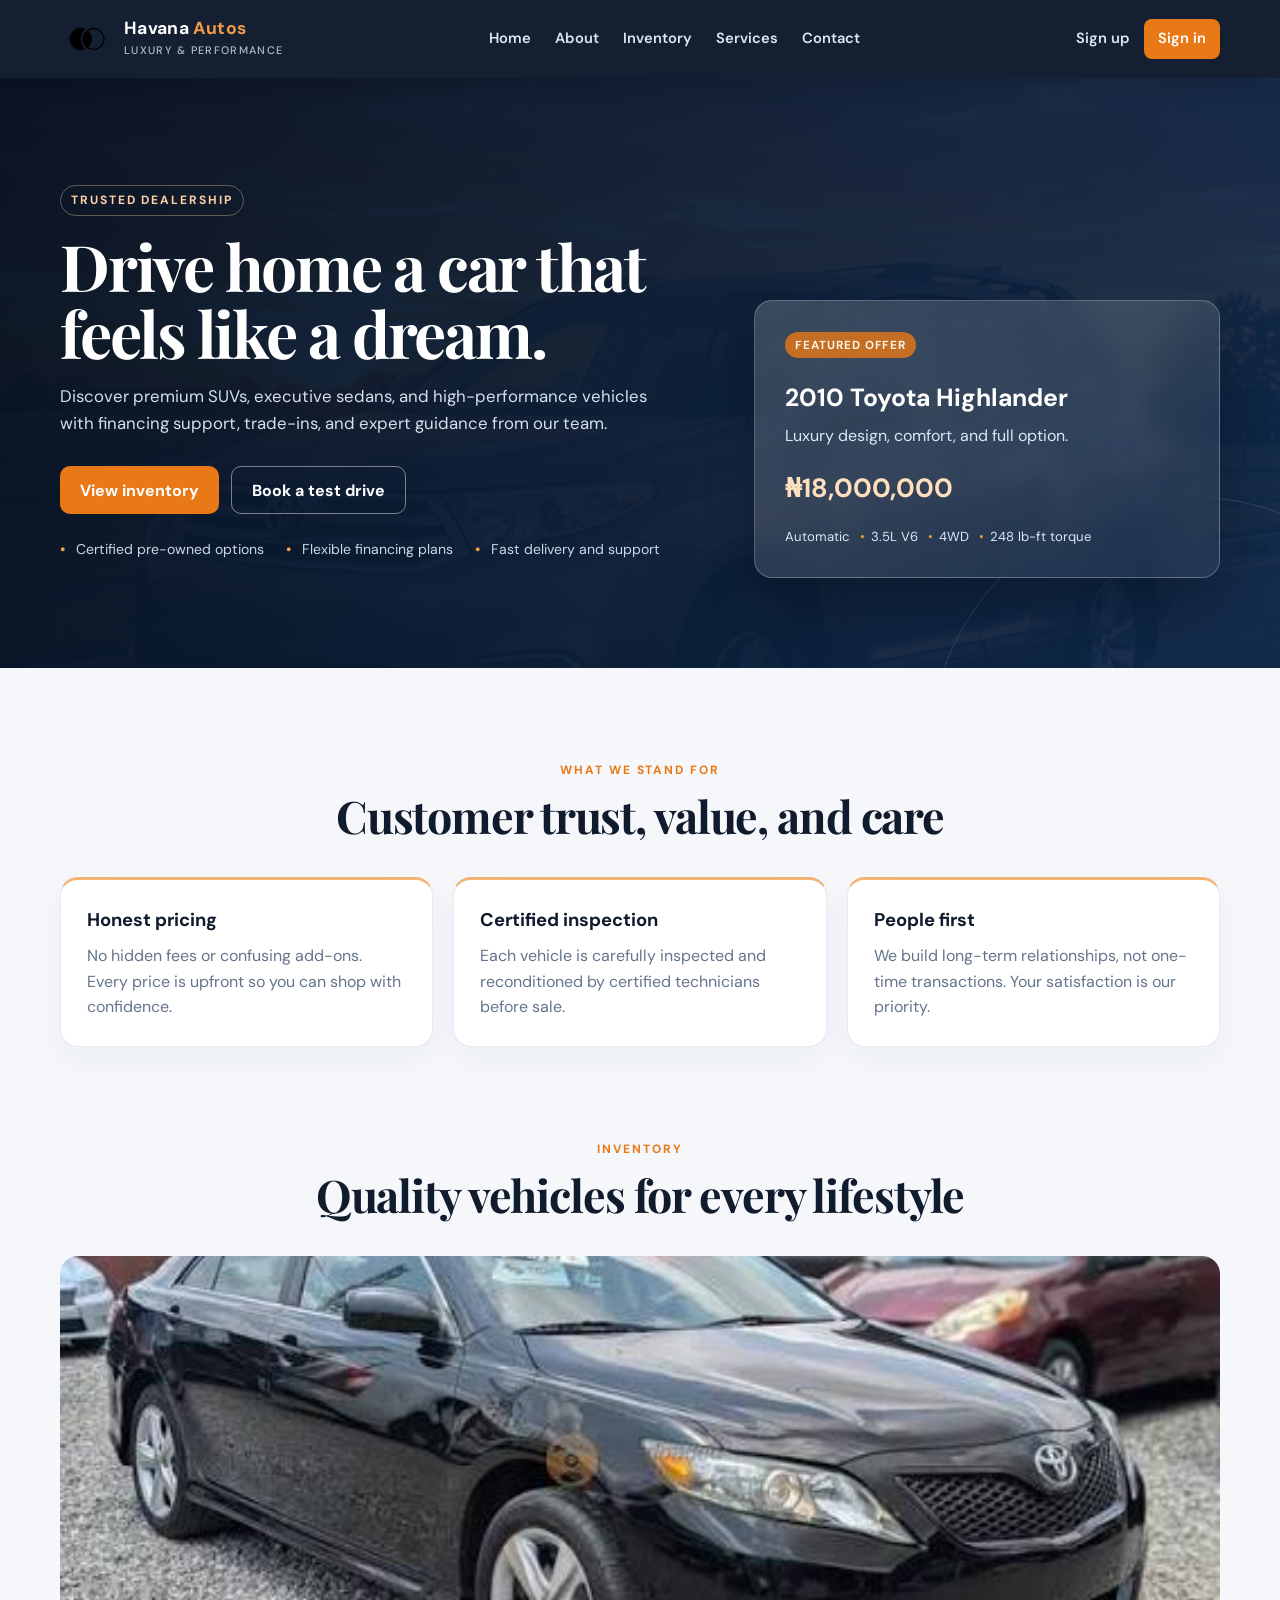
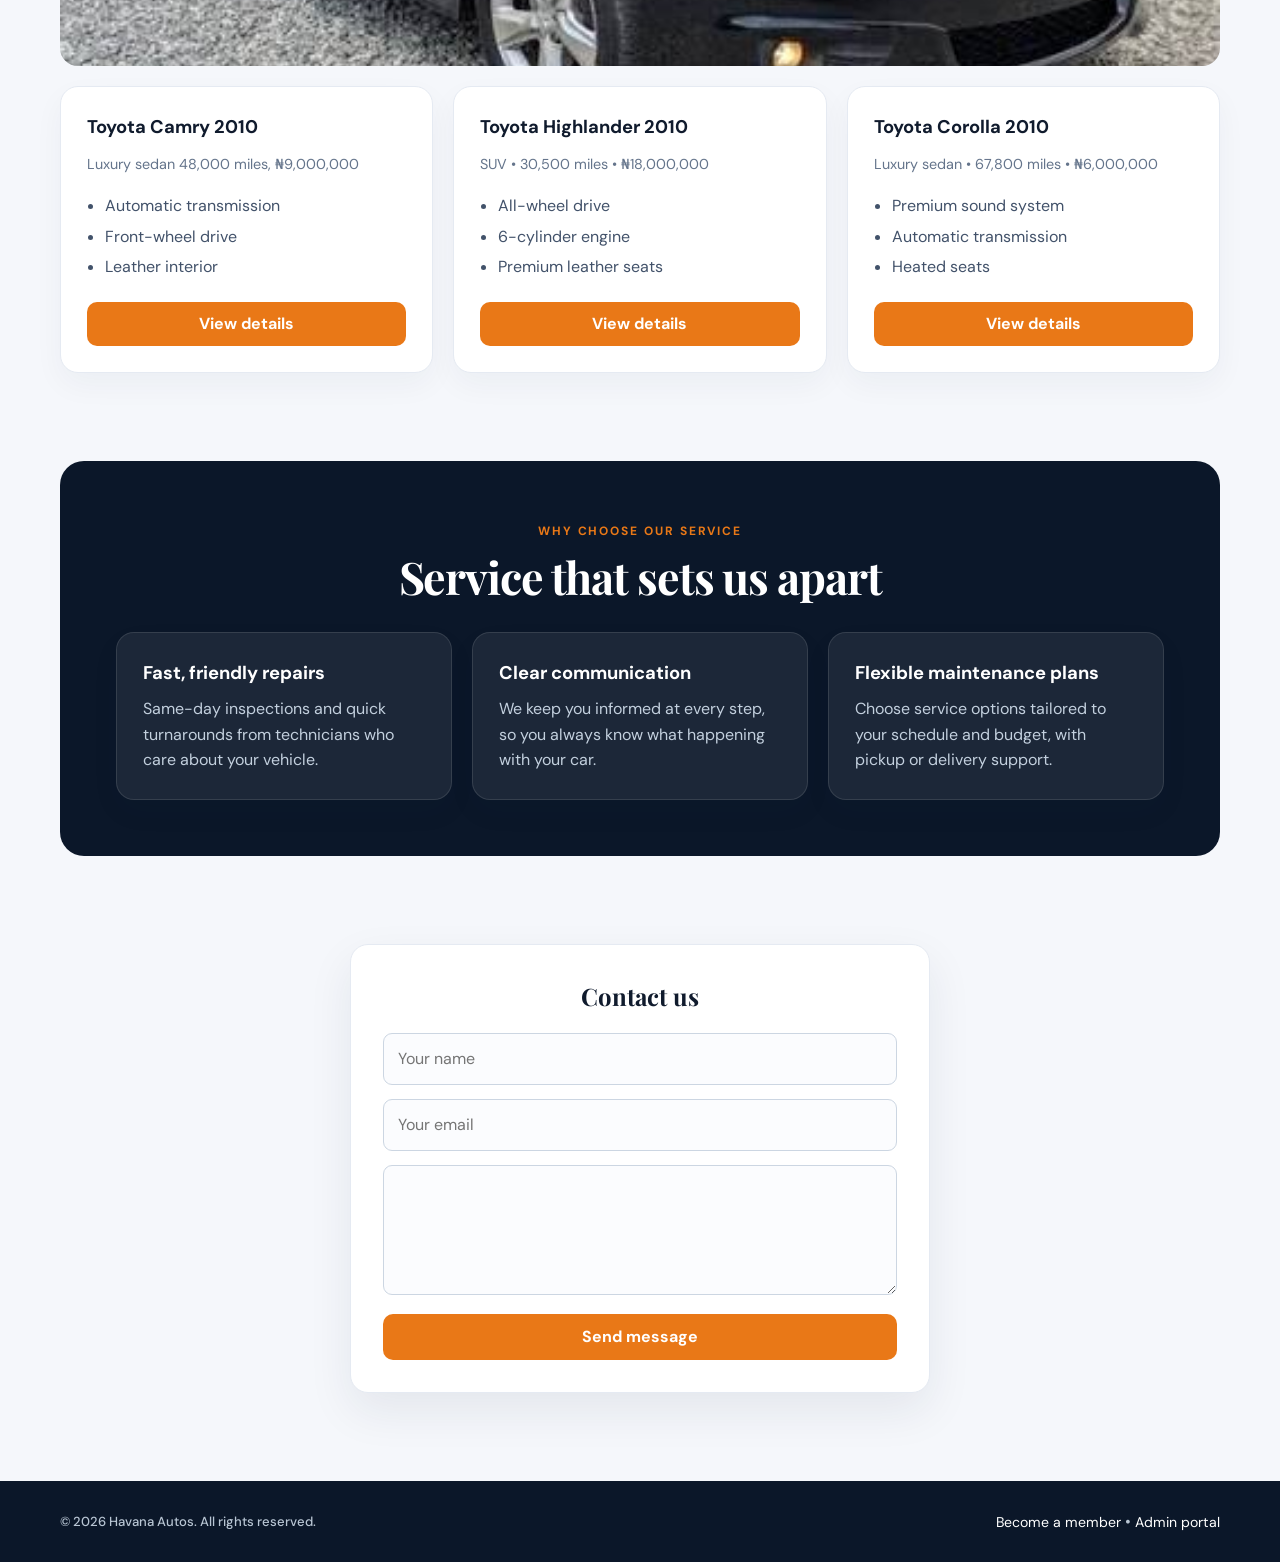
<file: index.html>
﻿<!DOCTYPE html>
<html lang="en">
  <head>
    <meta charset="UTF-8">
    <meta name="viewport" content="width=device-width, initial-scale=1.0">
    <title>
      Havana Autos | Luxury &amp; Performance
    </title>
    <link rel="stylesheet" href="style.css">
    <script src="script.js" defer>
    </script>
  </head>
  <body>
    <header class="header">
      <div class="header-container">
        <a class="header-logo" href="#Home" aria-label="Havana Autos home">
          <img src="image/project_logo-removebg-preview.png" alt="Havana Autos logo">
          <div class="header-text">
            <h2>
              Havana
              <span>
                Autos
              </span>
            </h2>
            <h4>
              Luxury &amp; Performance
            </h4>
          </div>
        </a>
        <nav class="header-links">
          <a href="#Home">
            Home
          </a>
          <a href="#About">
            About
          </a>
          <a href="#Inventory">
            Inventory
          </a>
          <a href="#Services">
            Services
          </a>
          <a href="#Contact">
            Contact
          </a>
        </nav>
        <div class="login">
          <a href="signup.html">
            Sign up
          </a>
          <a href="signin.html">
            Sign in
          </a>
        </div>
        <button class="hamburger" type="button" aria-label="Toggle navigation">
          <svg viewBox="0 0 32 32" aria-hidden="true">
            <path fill="none" stroke="currentColor" stroke-linecap="round" stroke-width="2" d="M5 8h22M5 16h22M5 24h22"/>
          </svg>
        </button>
      </div>
    </header>
    <main>
      <section class="hero" id="Home">
        <div class="hero-container">
          <span class="eyebrow">
            Trusted dealership
          </span>
          <div class="hero-content">
            <h1>
              Drive home a car that feels like a dream.
            </h1>
            <p>
              Discover premium SUVs, executive sedans, and high-performance vehicles with financing support, trade-ins, and expert guidance from our team.
            </p>
          </div>
          <div class="hero-actions">
            <a class="button primary" href="#Inventory">
              View inventory
            </a>
            <a class="button secondary" href="#Contact">Book a test drive
            </a>
          </div>
          <ul class="hero-highlights">
            <li>
              Certified pre-owned options
            </li>
            <li>
              Flexible financing plans
            </li>
            <li>
              Fast delivery and support
            </li>
          </ul>
        </div>
        <aside class="hero-card">
          <div class="hero-card-badge">
            Featured offer
          </div>
          <h3>
            2010 Toyota Highlander
          </h3>
          <p>
            Luxury design, comfort, and full option.
          </p>
          <div class="hero-card-price">
            ₦18,000,000
          </div>
          <div class="hero-card-footer">
            <span>
              Automatic
            </span>
            <span>
              3.5L V6
            </span>
            <span>
              4WD
            </span>
            <span>
              248 lb-ft torque
            </span>
          </div>
        </aside>
      </section>
      <section class="about" id="About">
        <div class="section-header">
          <span class="eye">
            What we stand for
          </span>
          <h2>
            Customer trust, value, and care
          </h2>
        </div>
        <div class="feature-list">
          <article class="feature-item">
            <h3>
              Honest pricing
            </h3>
            <p>
              No hidden fees or confusing add-ons. Every price is upfront so you can shop with confidence.
            </p>
          </article>
          <article class="feature-item">
            <h3>
              Certified inspection
            </h3>
            <p>
              Each vehicle is carefully inspected and reconditioned by certified technicians before sale.
            </p>
          </article>
          <article class="feature-item">
            <h3>
              People first
            </h3>
            <p>
              We build long-term relationships, not one-time transactions. Your satisfaction is our priority.
            </p>
          </article>
        </div>
      </section>
      <section class="inventory-section" id="Inventory">
        <div class="section-header">
          <span class="eye">
            Inventory
          </span>
          <h2>
            Quality vehicles for every lifestyle
          </h2>
        </div>
        <div class="inventory-showcase">
          <img src="image/camry.jpg" class="kan" alt="Toyota Camry available at Havana Autos">
        </div>
        <div class="inventory-grid">
          <article class="card">
            <h3>
              Toyota Camry 2010
            </h3>
            <p class="meta">
              Luxury sedan 48,000 miles, ₦9,000,000
            </p>
            <ul>
              <li>
                Automatic transmission
              </li>
              <li>
                Front-wheel drive
              </li>
              <li>
                Leather interior
              </li>
            </ul>
            <button type="button">
              View details
            </button>
          </article>
          <article class="card">
            <h3>
              Toyota Highlander 2010
            </h3>
            <p class="meta">
              SUV • 30,500 miles • ₦18,000,000
            </p>
            <ul>
              <li>
                All-wheel drive
              </li>
              <li>
                6-cylinder engine
              </li>
              <li>
                Premium leather seats
              </li>
            </ul>
            <button type="button">
              View details
            </button>
          </article>
          <article class="card">
            <h3>
              Toyota Corolla 2010
            </h3>
            <p class="meta">
              Luxury sedan • 67,800 miles • ₦6,000,000
            </p>
            <ul>
              <li>
                Premium sound system
              </li>
              <li>
                Automatic transmission
              </li>
              <li>
                Heated seats
              </li>
            </ul>
            <button type="button">
              View details
            </button>
          </article>
        </div>
      </section>
      <section class="service-section" id="Services">
        <div class="sectionT">
          <span class="brow">
            Why choose our service
          </span>
          <h2>
            Service that sets us apart
          </h2>
        </div>
        <div class="service-grid">
          <article class="service-card">
            <h3>
              Fast, friendly repairs
            </h3>
            <p>
              Same-day inspections and quick turnarounds from technicians who care about your vehicle.
            </p>
          </article>
          <article class="service-card">
            <h3>
              Clear communication
            </h3>
            <p>
              We keep you informed at every step, so you always know what happening with your car.
            </p>
          </article>
          <article class="service-card">
            <h3>
              Flexible maintenance plans
            </h3>
            <p>
              Choose service options tailored to your schedule and budget, with pickup or delivery support.
            </p>
          </article>
        </div>
      </section>
      <section class="contact" id="Contact">
        <div class="contact-container">
          <h2>
            Contact us
          </h2>
          <form>
            <input type="text" name="name" placeholder="Your name" required>
            <input type="email" name="email" placeholder="Your email" required>
            <textarea name="message" placeholder="How can we help?" required>
            </textarea>
            <button type="submit">
              Send message
            </button>
          </form>
        </div>
      </section>
    </main>
    <footer class="site-footer">
      <div class="footer-inner">
        <div class="text">
          <h2>
            © 2026 Havana Autos. All rights reserved.
          </h2>
        </div>
        <div class="text">
          <a href="signup.html">
            Become a member
          </a>
          <span>
            •
          </span>
          <a href="Admin.html">
            Admin portal
          </a>
        </div>
      </div>
    </footer>
  </body>
</html>
</file>
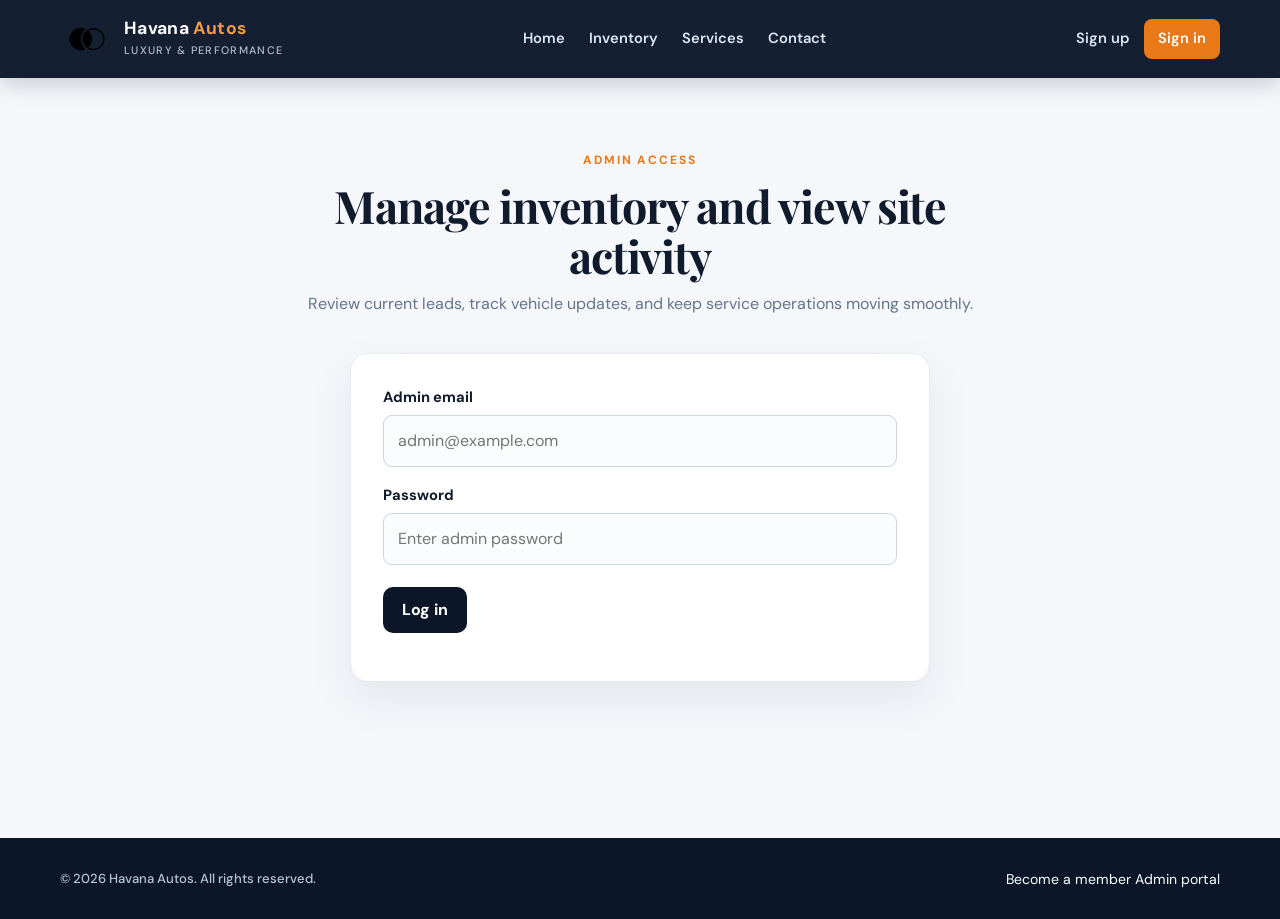
<file: Admin.html>
﻿<!DOCTYPE html>
<html lang="en">
  <head>
    <meta charset="UTF-8">
    <meta name="viewport" content="width=device-width, initial-scale=1.0">
    <title>
      Admin Portal | Havana Autos
    </title>
    <link rel="stylesheet" href="style.css">
    <script src="script.js" defer>
    </script>
  </head>
  <body>
    <header class="header">
      <div class="header-container">
        <a class="header-logo" href="index.html" aria-label="Havana Autos home">
          <img src="image/project_logo-removebg-preview.png" alt="Havana Autos logo">
          <div class="header-text">
            <h2>
              Havana
              <span>
                Autos
              </span>
            </h2>
            <h4>
              Luxury &amp; Performance
            </h4>
          </div>
        </a>
        <nav class="header-links">
          <a href="index.html#Home">
            Home
          </a>
          <a href="index.html#Inventory">
            Inventory
          </a>
          <a href="index.html#Services">
            Services
          </a>
          <a href="index.html#Contact">
            Contact
          </a>
        </nav>
        <div class="login">
          <a href="signup.html">
            Sign up
          </a>
          <a href="signin.html">
            Sign in
          </a>
        </div>
        <button class="hamburger" type="button" aria-label="Toggle navigation">
          <svg viewBox="0 0 32 32">
            <path fill="none" stroke="currentColor" stroke-linecap="round" stroke-width="2" d="M5 8h22M5 16h22M5 24h22"/>
          </svg>
        </button>
      </div>
    </header>
    <main class="admin-page">
      <section class="section">
        <div class="section-header">
          <span class="eyebrow">
            Admin access
          </span>
          <h2>
            Manage inventory and view site activity
          </h2>
          <p>
            Review current leads, track vehicle updates, and keep service operations moving smoothly.
          </p>
        </div>
        <form id="adminLoginForm" class="form-card">
          <label for="adminEmail">
            Admin email
          </label>
          <input id="adminEmail" name="adminEmail" type="email" placeholder="admin@example.com" required>
          <label for="adminPassword">
            Password
          </label>
          <input id="adminPassword" name="adminPassword" type="password" placeholder="Enter admin password" required>
          <button class="btn btn-primary" type="submit">
            Log in
          </button>
          <div id="adminMessage" class="form-message" aria-live="polite">
          </div>
        </form>
        <div id="adminDashboard" class="admin-dashboard hidden">
          <div class="dashboard-header">
            <h3>
              Dashboard summary
            </h3>
            <button class="btn btn-secondary" type="button">
              Log out
            </button>
          </div>
          <div class="stats-grid">
            <article class="dashboard-card">
              <h4>
                Active leads
              </h4>
              <p>
                3
              </p>
            </article>
            <article class="dashboard-card">
              <h4>
                Vehicles in stock
              </h4>
              <p>
                3
              </p>
            </article>
          </div>
          <div class="inventory-table-wrap">
            <h4>
              Current vehicle inventory
            </h4>
            <table class="inventory-table">
              <thead>
                <tr>
                  <th>
                    Vehicle
                  </th>
                  <th>
                    Status
                  </th>
                  <th>
                    Price
                  </th>
                </tr>
              </thead>
              <tbody>
                <tr>
                  <td>
                    Toyota Highlander
                  </td>
                  <td>
                    Available
                  </td>
                  <td>
                     ₦18,000,000
                  </td>
                </tr>
                <tr>
                  <td>
                    Toyota Camry
                  </td>
                  <td>
                    Available
                  </td>
                  <td>
                     ₦9,000,000
                  </td>
                </tr>
                <tr>
                  <td>
                    Toyota Corolla
                  </td>
                  <td>
                    Available
                  </td>
                  <td>
                     ₦6,000,000
                  </td>
                </tr>
              </tbody>
            </table>
          </div>
        </div>
      </section>
    </main>
    <footer class="site-footer">
      <div class="footer-inner">
        <div class="text">
          <h2>
            © 2026 Havana Autos. All rights reserved.
          </h2>
        </div>
        <div class="text">
          <a href="signup.html">
            Become a member
          </a>

          <a href="Admin.html">
            Admin portal
          </a>
        </div>
      </div>
    </footer>
  </body>
</html>
</file>
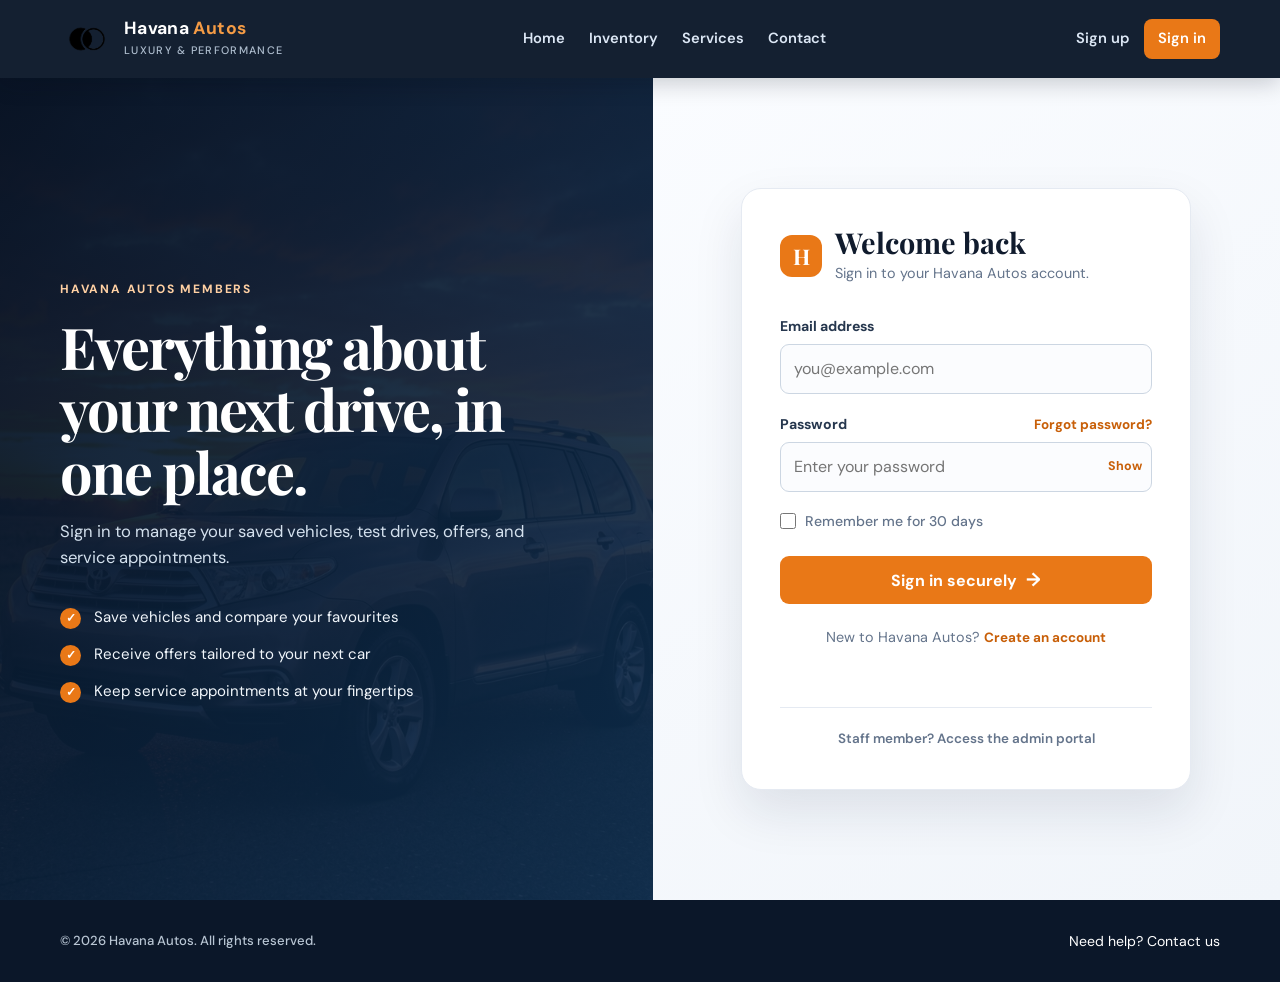
<file: signin.html>
<!DOCTYPE html>
<html lang="en">
  <head>
    <meta charset="UTF-8">
    <meta name="viewport" content="width=device-width, initial-scale=1.0">
    <title>Sign In | Havana Autos</title>
    <link rel="stylesheet" href="style.css">
    <script src="script.js" defer></script>
  </head>
  <body>
    <header class="header">
      <div class="header-container">
        <a class="header-logo" href="index.html" aria-label="Havana Autos home">
          <img src="image/project_logo-removebg-preview.png" alt="Havana Autos logo">
          <div class="header-text">
            <h2>Havana <span>Autos</span></h2>
            <h4>Luxury &amp; Performance</h4>
          </div>
        </a>
        <nav class="header-links" aria-label="Main navigation">
          <a href="index.html#Home">Home</a>
          <a href="index.html#Inventory">Inventory</a>
          <a href="index.html#Services">Services</a>
          <a href="index.html#Contact">Contact</a>
        </nav>
        <div class="login">
          <a href="signup.html">Sign up</a>
          <a href="signin.html" aria-current="page">Sign in</a>
        </div>
        <button class="hamburger" type="button" aria-label="Toggle navigation">
          <svg viewBox="0 0 32 32" aria-hidden="true"><path fill="none" stroke="currentColor" stroke-linecap="round" stroke-width="2" d="M5 8h22M5 16h22M5 24h22"/></svg>
        </button>
      </div>
    </header>

    <main class="signin-page">
      <section class="signin-intro" aria-label="Havana Autos member benefits">
        <div class="signin-intro-content">
          <span class="signin-kicker">Havana Autos members</span>
          <h1>Everything about your next drive, in one place.</h1>
          <p>Sign in to manage your saved vehicles, test drives, offers, and service appointments.</p>
          <ul class="signin-benefits">
            <li><span aria-hidden="true">&check;</span> Save vehicles and compare your favourites</li>
            <li><span aria-hidden="true">&check;</span> Receive offers tailored to your next car</li>
            <li><span aria-hidden="true">&check;</span> Keep service appointments at your fingertips</li>
          </ul>
        </div>
      </section>

      <section class="signin-panel" aria-labelledby="signin-title">
        <form id="signinForm" class="signin-card">
          <div class="signin-heading">
            <span class="signin-mark" aria-hidden="true">H</span>
            <div>
              <h2 id="signin-title">Welcome back</h2>
              <p>Sign in to your Havana Autos account.</p>
            </div>
          </div>

          <label for="signinEmail">Email address</label>
          <input id="signinEmail" name="email" type="email" autocomplete="email" placeholder="you@example.com" required>

          <div class="signin-label-row">
            <label for="signinPassword">Password</label>
            <a href="#signinMessage">Forgot password?</a>
          </div>
          <div class="password-field">
            <input id="signinPassword" name="password" type="password" autocomplete="current-password" placeholder="Enter your password" required minlength="8">
            <button class="password-toggle" type="button" aria-label="Show password" aria-pressed="false">Show</button>
          </div>

          <label class="remember-me" for="rememberMe">
            <input id="rememberMe" name="remember" type="checkbox">
            <span>Remember me for 30 days</span>
          </label>

          <button class="signin-submit" type="submit">Sign in securely <span aria-hidden="true">&rarr;</span></button>
          <p class="signin-create">New to Havana Autos? <a href="signup.html">Create an account</a></p>
          <p id="signinMessage" class="signin-message" aria-live="polite"></p>
          <p class="signin-admin"><a href="Admin.html">Staff member? Access the admin portal</a></p>
        </form>
      </section>
    </main>

    <footer class="site-footer signin-footer">
      <div class="footer-inner">
        <div class="text"><h2>&copy; 2026 Havana Autos. All rights reserved.</h2></div>
        <div class="text"><a href="index.html#Contact">Need help? Contact us</a></div>
      </div>
    </footer>
  </body>
</html>
</file>
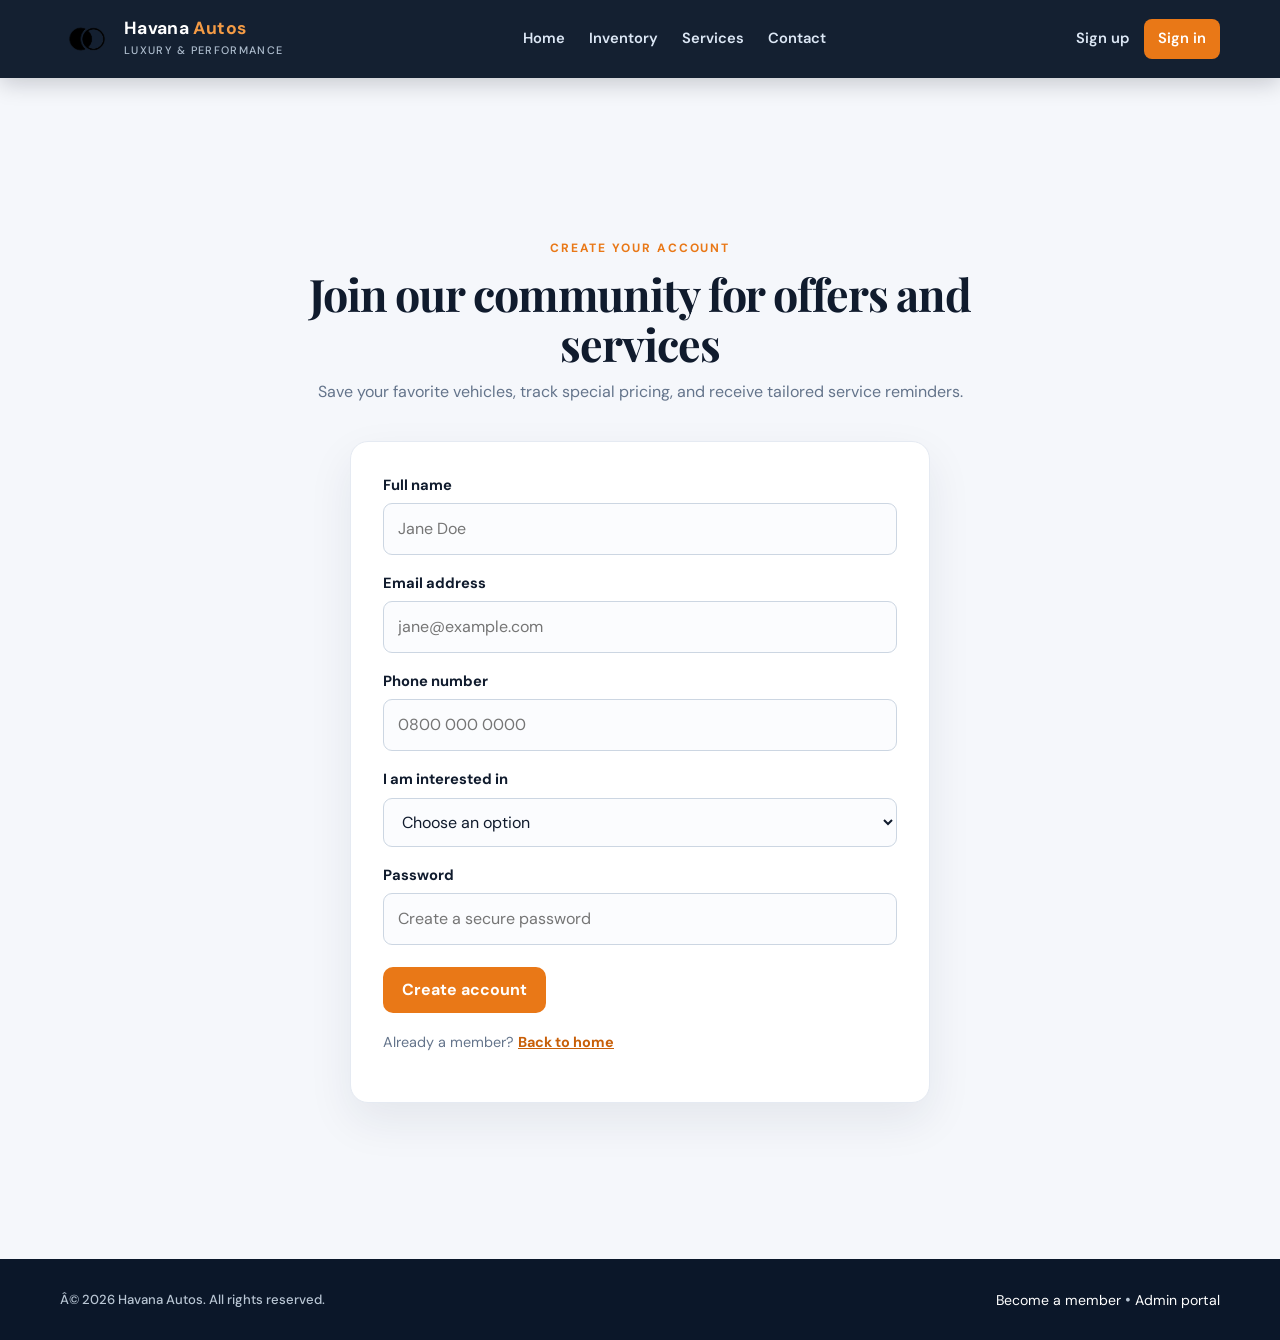
<file: signup.html>
﻿<!DOCTYPE html>
<html lang="en">
  <head>
    <meta charset="UTF-8">
    <meta name="viewport" content="width=device-width, initial-scale=1.0">
    <title>
      Sign Up | Havana Autos
    </title>
    <link rel="stylesheet" href="style.css">
    <script src="script.js" defer>
    </script>
  </head>
  <body>
    <header class="header">
      <div class="header-container">
        <a class="header-logo" href="index.html" aria-label="Havana Autos home">
          <img src="image/project_logo-removebg-preview.png" alt="Havana Autos logo">
          <div class="header-text">
            <h2>
              Havana
              <span>
                Autos
              </span>
            </h2>
            <h4>
              Luxury &amp; Performance
            </h4>
          </div>
        </a>
        <nav class="header-links">
          <a href="index.html#Home">
            Home
          </a>
          <a href="index.html#Inventory">
            Inventory
          </a>
          <a href="index.html#Services">
            Services
          </a>
          <a href="index.html#Contact">
            Contact
          </a>
        </nav>
        <div class="login">
          <a href="signup.html">
            Sign up
          </a>
          <a href="signin.html">
            Sign in
          </a>
        </div>
        <button class="hamburger" type="button" aria-label="Toggle navigation">
          <svg viewBox="0 0 32 32">
            <path fill="none" stroke="currentColor" stroke-linecap="round" stroke-width="2" d="M5 8h22M5 16h22M5 24h22"/>
          </svg>
        </button>
      </div>
    </header>
    <main class="form-page">
      <section class="section">
        <div class="section-header">
          <span class="eyebrow">
            Create your account
          </span>
          <h2>
            Join our community for offers and services
          </h2>
          <p>
            Save your favorite vehicles, track special pricing, and receive tailored service reminders.
          </p>
        </div>
        <form id="signupForm" class="form-card">
          <label for="fullName">
            Full name
          </label>
          <input id="fullName" name="fullName" type="text" placeholder="Jane Doe" required>
          <label for="email">
            Email address
          </label>
          <input id="email" name="email" type="email" placeholder="jane@example.com" required>
          <label for="phone">
            Phone number
          </label>
          <input id="phone" name="phone" type="tel" placeholder="0800 000 0000" required>
          <label for="interest">
            I am interested in
          </label>
          <select id="interest" name="interest" required>
            <option value="">
              Choose an option
            </option>
            <option value="new-car">
              New car purchase
            </option>
            <option value="used-car">
              Used car purchase
            </option>
          </select>
          <label for="password">
            Password
          </label>
          <input id="password" name="password" type="password" placeholder="Create a secure password" required minlength="8">
          <button class="btn" type="submit">
            Create account
          </button>
          <p class="form-note">
            Already a member?
            <a href="index.html">
              Back to home
            </a>
          </p>
          <div id="signupMessage" class="form-message" aria-live="polite">
          </div>
        </form>
      </section>
    </main>
    <footer class="site-footer">
      <div class="footer-inner">
        <div class="text">
          <h2>
            Â© 2026 Havana Autos. All rights reserved.
          </h2>
        </div>
        <div class="text">
          <a href="signup.html">
            Become a member
          </a>
          <span>
            •
          </span>
          <a href="Admin.html">
            Admin portal
          </a>
        </div>
      </div>
    </footer>
  </body>
</html>
</file>
<file: style.css>
﻿@import url('https://fonts.googleapis.com/css2?family=DM+Sans:wght@400;500;600;700&family=Playfair+Display:wght@600;700&display=swap');

:root {
  --ink:#101b2d;
  --muted:#64748b;
  --surface:#fff;
  --canvas:#f5f7fb;
  --line:#e5eaf2;
  --accent:#e97817;
  --accent-dark:#c85f08;
  --navy:#0b1729;
  --radius:18px;
}

* {
  box-sizing:border-box;
  margin:0;
  padding:0;
}

html {
  scroll-behavior:smooth;
  scroll-padding-top:88px;
}

body {
  font-family:'DM Sans',Arial,sans-serif;
  color:var(--ink);
  background:var(--canvas);
  line-height:1.6;
}

img {
  max-width:100%;
  display:block;
}

button,input,select,textarea {
  font:inherit;
}

.header {
  position:sticky;
  inset:0 0 auto;
  z-index:30;
  background:rgba(11,23,41,.96);
  box-shadow:0 5px 22px rgba(4,12,24,.2);
}

.header-container {
  width:min(1160px,calc(100% - 40px));
  min-height:78px;
  margin:auto;
  display:flex;
  align-items:center;
  justify-content:space-between;
  gap:24px;
}

.header-logo {
  display:flex;
  align-items:center;
  gap:10px;
  color:#fff;
  text-decoration:none;
  flex-shrink:0;
}

.header-logo img {
  width:54px;
  height:54px;
  object-fit:contain;
}

.header-text h2 {
  font-size:1.1rem;
  line-height:1.1;
  letter-spacing:.02em;
}

.header-text h2 span {
  color:#f49b45;
}

.header-text h4 {
  margin-top:4px;
  color:#aebdce;
  font-size:.68rem;
  letter-spacing:.12em;
  text-transform:uppercase;
  font-weight:500;
}

.header-links {
  display:flex;
  align-items:center;
  gap:4px;
}

.header-links a,
.login a {
  color:#dce7f5;
  text-decoration:none;
  font-size:.92rem;
  font-weight:600;
  padding:8px 10px;
  border-radius:8px;
  transition:.2s ease;
}

.header-links a:hover,
.header-links a:focus-visible {
  color:#fff;
  background:rgba(255,255,255,.1);
}

.login {
  display:flex;
  gap:4px;
  align-items:center;
}

.login a:last-child {
  color:#fff;
  background:var(--accent);
  padding-inline:14px;
}

.login a:last-child:hover {
  background:var(--accent-dark);
}

.hamburger {
  display:none;
  color:#fff;
  background:transparent;
  border:0;
  cursor:pointer;
  padding:8px;
}

.hamburger svg {
  width:27px;
  height:27px;
}

.hero {
  min-height:590px;
  display:grid;
  grid-template-columns:1.15fr .85fr;
  gap:64px;
  align-items:center;
  padding:90px max(20px,calc((100% - 1160px)/2));
  color:#fff;
  overflow:hidden;
  position:relative;
  background:linear-gradient(116deg,rgba(7,18,34,.98),rgba(14,42,76,.91)),url('image/magnific_a-picture-of-a-2010-toyot_1s1b2Dzr4r.png') center/cover;
}

.hero::after {
  content:'';
  position:absolute;
  width:520px;
  height:520px;
  border:1px solid rgba(255,255,255,.12);
  border-radius:50%;
  right:-170px;
  bottom:-350px;
}

.hero-container,
.hero-card {
  position:relative;
  z-index:1;
}

.eyebrow,
.eye,
.brow {
  display:inline-block;
  color:var(--accent);
  font-size:.75rem;
  font-weight:700;
  letter-spacing:.16em;
  text-transform:uppercase;
}

.hero 
.eyebrow {
  color:#ffd0a3;
  border:1px solid rgba(255,208,163,.35);
  padding:5px 10px;
  border-radius:999px;
}

.hero-content h1 {
  max-width:700px;
  margin:16px 0;
  font-family:'Playfair Display',Georgia,serif;
  font-size:clamp(2.8rem,5vw,4.7rem);
  line-height:1.05;
  letter-spacing:-.035em;
}

.hero-content p {
  max-width:590px;
  color:#d5e0ed;
  font-size:1.05rem;
}

.hero-actions {
  display:flex;
  gap:12px;
  flex-wrap:wrap;
  margin:30px 0 24px;
}

.button,
.contact-container button,
.card button,
.btn {
  display:inline-flex;
  align-items:center;
  justify-content:center;
  border:0;
  border-radius:10px;
  cursor:pointer;
  text-decoration:none;
  font-weight:700;
  transition:transform .2s,background .2s,box-shadow .2s;
}

.button {
  min-height:48px;
  padding:0 20px;
}

.button:hover,
.contact-container button:hover,
.card button:hover,
.btn:hover {
  transform:translateY(-2px);
  box-shadow:0 8px 20px rgba(16,27,45,.18);
}

.button.primary,
.contact-container button,
.card button {
  color:#fff;
  background:var(--accent);
}

.button.primary:hover,.contact-container button:hover,.card button:hover {
  background:var(--accent-dark);
}

.button.secondary {
  color:#fff;
  border:1px solid rgba(255,255,255,.45);
}

.button.secondary:hover {
  background:rgba(255,255,255,.12);
}

.hero-highlights {
  list-style:none;
  display:flex;
  flex-wrap:wrap;
  gap:10px 22px;
  color:#cbd8e7;
  font-size:.88rem;
}

.hero-highlights li::before {
  content:'•';
  color:#f6a04d;
  margin-right:7px;
  font-weight:700;
}

.hero-card {
  align-self:end;
  padding:30px;
  border:1px solid rgba(255,255,255,.24);
  border-radius:var(--radius);
  background:linear-gradient(145deg,rgba(255,255,255,.19),rgba(255,255,255,.06));
  backdrop-filter:blur(9px);
  box-shadow:0 24px 50px rgba(0,0,0,.23);
}

.hero-card-badge {
  display:inline-block;
  color:#fff3e5;
  background:rgba(233,120,23,.8);
  border-radius:999px;
  padding:4px 10px;
  font-size:.73rem;
  font-weight:700;
  text-transform:uppercase;
  letter-spacing:.08em;
}

.hero-card h3 {
  margin:20px 0 5px;
  font-size:1.55rem;
}

.hero-card p {
  color:#dbe8f5;
}

.hero-card-price {
  margin-top:18px;
  color:#ffe0bd;
  font-size:1.65rem;
  font-weight:700;
}

.hero-card-footer {
  display:flex;
  flex-wrap:wrap;
  gap:6px;
  margin-top:17px;
  color:#dce7f5;
  font-size:.82rem;
}

.hero-card-footer span:not(:last-child)::after {
  content:'•';
  margin-left:6px;
  color:#f49b45;
}

.about,.inventory-section,
.service-section,
.contact,
.form-page,
.admin-page {
  width:min(1160px,calc(100% - 40px));
  margin:88px auto;
}

.section {
  padding:68px 0;
}

.section-header {
  max-width:720px;
  margin:0 auto 36px;
  text-align:center;
}

.section-header h2,
.sectionT h2 {
  margin:9px 0 10px;
  font-family:'Playfair Display',Georgia,serif;
  font-size:clamp(2rem,3.5vw,3rem);
  line-height:1.12;
  letter-spacing:-.025em;
}

.section-header p {
  color:var(--muted);
}

.feature-list,
.inventory-grid,
.service-grid {
  display:grid;
  grid-template-columns:repeat(3,1fr);
  gap:20px;
}

.feature-item,
.card,
.service-card {
  background:var(--surface);
  border:1px solid var(--line);
  border-radius:var(--radius);
  padding:26px;
  box-shadow:0 12px 30px rgba(21,37,63,.045);
}

.feature-item {
  border-top:3px solid #f4b274;
}

.feature-item h3,
.card h3,
.service-card h3 {
  margin-bottom:8px;
  font-size:1.15rem;
}

.feature-item p,.service-card p {
  color:var(--muted);
}

.inventory-showcase {
  overflow:hidden;
  border-radius:var(--radius);
  background:#d8e1eb;
}

.kan {
  width:100%;
  height:410px;
  object-fit:cover;
}

.inventory-grid {
  margin-top:20px;
}

.card {
  display:flex;
  flex-direction:column;
}

.card .meta {
  color:var(--muted);
  margin:3px 0 17px;
  font-size:.9rem;
}

.card ul {
  padding-left:18px;
  margin:0 0 22px;
  color:#42526a;
}

.card li+li {
  margin-top:5px;
}

.card button {
  width:100%;
  min-height:44px;
  margin-top:auto;
}

.service-section {
  padding:56px;
  width:min(1160px,calc(100% - 40px));
  border-radius:24px;
  background:var(--navy);
  color:#fff;
}

.sectionT {
  max-width:620px;
  text-align:center;
  margin:0 auto 30px;
}

.sectionT h2 {
  color:#fff;
}

.service-card {
  background:rgba(255,255,255,.07);
  border-color:rgba(255,255,255,.11);
}

.service-card p {
  color:#c3d0de;
}

.service-card h3 {
  color:#fff;
}

.contact-container,.form-card {
  max-width:580px;
  margin:auto;
  padding:32px;
  border-radius:var(--radius);
  background:#fff;
  border:1px solid var(--line);
  box-shadow:0 18px 45px rgba(21,37,63,.08);
}

.contact-container h2 {
  text-align:center;
  margin-bottom:18px;
  font-family:'Playfair Display',Georgia,serif;
}

.contact-container form {
  display:grid;
  gap:14px;
}

.contact-container input,.contact-container textarea,.form-card input,.form-card select {
  width:100%;
  padding:12px 14px;
  color:var(--ink);
  background:#fbfcfe;
  border:1px solid #ccd6e2;
  border-radius:9px;
  outline:none;
  transition:.2s;
}

.contact-container textarea {
  min-height:130px;
  resize:vertical;
}

.contact-container input:focus,.contact-container textarea:focus,.form-card input:focus,.form-card select:focus {
  border-color:var(--accent);
  box-shadow:0 0 0 4px rgba(233,120,23,.12);
}

.contact-container button {
  min-height:46px;
  margin-top:5px;
}

.form-card label {
  display:block;
  margin:17px 0 6px;
  font-size:.92rem;
  font-weight:700;
}

.form-card label:first-child {
  margin-top:0;
}

.form-note {
  margin-top:18px;
  color:var(--muted);
  font-size:.9rem;
}

.form-note a {
  color:var(--accent-dark);
  font-weight:700;
}

.form-message {
  margin-top:16px;
  font-weight:700;
}

.btn {
  min-height:46px;
  padding:0 19px;
  margin-top:22px;
  background:var(--accent);
  color:#fff;
}

.btn.btn-primary {
  background:var(--navy);
}

.btn.btn-secondary {
  background:#eef2f7;
  color:var(--ink);
}

.admin-page {
  margin-top:0;
}

.admin-dashboard {
  padding:28px;
  border:1px solid var(--line);
  border-radius:var(--radius);
  background:#f8fafc;
}

.dashboard-header {
  display:flex;
  align-items:center;
  justify-content:space-between;
  gap:16px;
  margin-bottom:24px;
}

.dashboard-header h3 {
  font-family:'Playfair Display',Georgia,serif;
  font-size:1.7rem;
}

.dashboard-header .btn {
  margin:0;
}

.stats-grid {
  display:grid;
  grid-template-columns:repeat(3,1fr);
  gap:120px;
  margin-bottom:20px;
}

.dashboard-card{
  padding:22px;
  background:#fff;
  border:1px solid var(--line);
  border-radius:14px;
  /* display: flex;
  flex-direction: column;
  height: 70px; */
  /* gap: 100px; */
}
.inventory-table-wrap {
  padding:22px;
  background:#fff;
  border:1px solid var(--line);
  border-radius:14px;
}

.dashboard-card h4 {
  color:var(--muted);
  font-size:.9rem;
}

.dashboard-card p {
  margin-top:5px;
  font-size:2rem;
  font-weight:700;
}

.inventory-table-wrap h4 {
  margin-bottom:12px;
}

.inventory-table {
  width:100%;
  border-collapse:collapse;
}

.inventory-table th,.inventory-table td {
  padding:13px 12px;
  text-align:left;
  border-bottom:1px solid var(--line);
}

.inventory-table th {
  color:var(--muted);
  font-size:.82rem;
  text-transform:uppercase;
  letter-spacing:.04em;
}

.inventory-table tr:last-child td {
  border-bottom:0;
}

.hidden {
  display:none!important;
}

.site-footer {
  margin-top:80px;
  padding:28px 20px;
  background:var(--navy);
  color:#b8c5d3;
}

.footer-inner {
  width:min(1160px,100%);
  margin:auto;
  display:flex;
  justify-content:space-between;
  gap:15px;
  align-items:center;
}

.text h2 {
  font-size:.82rem;
  font-weight:500;
}

.footer-inner a {
  color:#fff;
  text-decoration:none;
  font-size:.88rem;
}

.footer-inner a:hover {
  color:#f49b45;
}

.signin-page {
  min-height:calc(100vh - 78px);
  display:grid;
  grid-template-columns:minmax(0,1.02fr) minmax(440px,.98fr);
  background:#fff;
}

.signin-intro {
  display:flex;
  align-items:center;
  padding:76px max(40px,calc((100vw - 1160px)/2));
  color:#fff;
  background:linear-gradient(128deg,rgba(6,18,35,.97),rgba(14,47,80,.88)),url('image/magnific_a-picture-of-a-2010-toyot_1s1b2Dzr4r.png') center/cover;
}

.signin-intro-content { max-width:540px; }
.signin-kicker { color:#ffd0a3; font-size:.75rem; font-weight:700; letter-spacing:.15em; text-transform:uppercase; }
.signin-intro h1 { margin:15px 0 16px; font-family:'Playfair Display',Georgia,serif; font-size:clamp(2.5rem,4.5vw,4.2rem); line-height:1.08; letter-spacing:-.035em; }
.signin-intro p { max-width:480px; color:#d4e1ee; font-size:1.04rem; }
.signin-benefits { display:grid; gap:13px; margin-top:34px; padding:0; list-style:none; color:#f2f7fc; font-size:.94rem; }
.signin-benefits span { display:inline-grid; place-items:center; width:21px; height:21px; margin-right:9px; border-radius:50%; color:#fff; background:var(--accent); font-size:.75rem; font-weight:700; }

.signin-panel { display:grid; place-items:center; padding:56px 40px; background:linear-gradient(145deg,#fafcff,#f1f5fa); }
.signin-card { width:min(100%,450px); padding:38px; border:1px solid var(--line); border-radius:20px; background:#fff; box-shadow:0 22px 50px rgba(15,34,59,.1); }
.signin-heading { display:flex; align-items:center; gap:13px; margin-bottom:30px; }
.signin-mark { display:grid; place-items:center; width:42px; height:42px; border-radius:12px; color:#fff; background:var(--accent); font-family:'Playfair Display',Georgia,serif; font-size:1.35rem; font-weight:700; }
.signin-heading h2 { font-family:'Playfair Display',Georgia,serif; font-size:1.8rem; line-height:1.1; }
.signin-heading p { margin-top:3px; color:var(--muted); font-size:.9rem; }
.signin-card label { display:block; margin-bottom:7px; color:#26374e; font-size:.88rem; font-weight:700; }
.signin-card input[type='email'],.signin-card input[type='password'] { width:100%; min-height:48px; padding:11px 13px; color:var(--ink); border:1px solid #ccd6e2; border-radius:9px; background:#fbfcfe; outline:none; transition:.2s; }
.signin-card input:focus { border-color:var(--accent); box-shadow:0 0 0 4px rgba(233,120,23,.12); }
.signin-label-row { display:flex; justify-content:space-between; align-items:baseline; margin-top:19px; }
.signin-label-row a,.signin-create a,.signin-admin a { color:var(--accent-dark); font-size:.84rem; font-weight:700; text-decoration:none; }
.signin-label-row a:hover,.signin-create a:hover,.signin-admin a:hover { text-decoration:underline; }
.password-field { position:relative; }
.password-field input { padding-right:62px!important; }
.password-toggle { position:absolute; top:50%; right:10px; transform:translateY(-50%); border:0; color:var(--accent-dark); background:transparent; font-size:.78rem; font-weight:700; cursor:pointer; }
.remember-me { display:flex!important; align-items:center; gap:9px; margin:18px 0 0!important; color:var(--muted)!important; font-weight:500!important; cursor:pointer; }
.remember-me input { width:16px; height:16px; accent-color:var(--accent); }
.signin-submit { display:flex; align-items:center; justify-content:center; gap:9px; width:100%; min-height:48px; margin-top:24px; border:0; border-radius:9px; color:#fff; background:var(--accent); font-weight:700; cursor:pointer; transition:.2s; }
.signin-submit:hover { background:var(--accent-dark); transform:translateY(-1px); box-shadow:0 8px 18px rgba(200,95,8,.22); }
.signin-submit span { font-size:1.18rem; }
.signin-create { margin-top:22px; color:var(--muted); text-align:center; font-size:.9rem; }
.signin-message { min-height:22px; margin-top:16px; text-align:center; font-size:.88rem; font-weight:700; }
.signin-admin { margin-top:20px; padding-top:17px; border-top:1px solid var(--line); text-align:center; }
.signin-admin a { color:var(--muted); font-weight:600; }
.signin-footer { margin-top:0; }


@media (max-width:800px) {
  .header-container {
  width:min(100% - 32px,1160px);
  min-height:70px;
}

.hamburger {
  display:block;
}

.header-links {
  display:none;
  position:absolute;
  top:70px;
  left:16px;
  right:16px;
  padding:12px;
  border-radius:12px;
  background:#12233a;
  flex-direction:column;
  align-items:stretch;
  box-shadow:0 16px 30px rgba(0,0,0,.25);
}

.header-links.is-open {
  display:flex;
}

.login {
  margin-left:auto;
}

.login a:first-child {
  display:none;
}

.hero {
  grid-template-columns:1fr;
  gap:38px;
  min-height:auto;
  padding-top:70px;
  padding-bottom:60px;
}

.hero-card {
  align-self:auto;
  max-width:520px;
}

.feature-list,.inventory-grid,.service-grid,.stats-grid {
  grid-template-columns:1fr;
}

.service-section {
  padding:38px 22px;
}

.kan {
  height:300px;
}

.footer-inner {
  flex-direction:column;
  align-items:flex-start;
}

.dashboard-header {
  align-items:flex-start;
  flex-direction:column;
}

.signin-page { grid-template-columns:1fr; }
.signin-intro { min-height:360px; padding:60px 32px; }
.signin-panel { padding:48px 24px; }

}

@media (max-width:480px) {
  .header-logo img {
  width:45px;
  height:45px;
}

.header-text h2 {
  font-size:1rem;
}

.hero,.about,.inventory-section,.service-section,.contact,.form-page,.admin-page {
  width:min(100% - 28px,1160px);
}

.hero {
  width:100%;
  padding-inline:20px;
}

.hero-content h1 {
  font-size:2.55rem;
}

.hero-highlights {
  display:grid;
  gap:6px;
}

.section {
  padding:50px 0;
}

.about,.inventory-section,.service-section,.contact {
  margin:60px auto;
}

.contact-container,.form-card,.admin-dashboard {
  padding:22px;
}

.inventory-table-wrap {
  overflow-x:auto;
}

.inventory-table {
  min-width:450px;
}

.signin-intro { min-height:330px; padding:48px 22px; }
.signin-intro h1 { font-size:2.35rem; }
.signin-benefits { margin-top:25px; font-size:.86rem; }
.signin-card { padding:28px 22px; }
.signin-panel { padding:34px 14px; }

}
</file>
